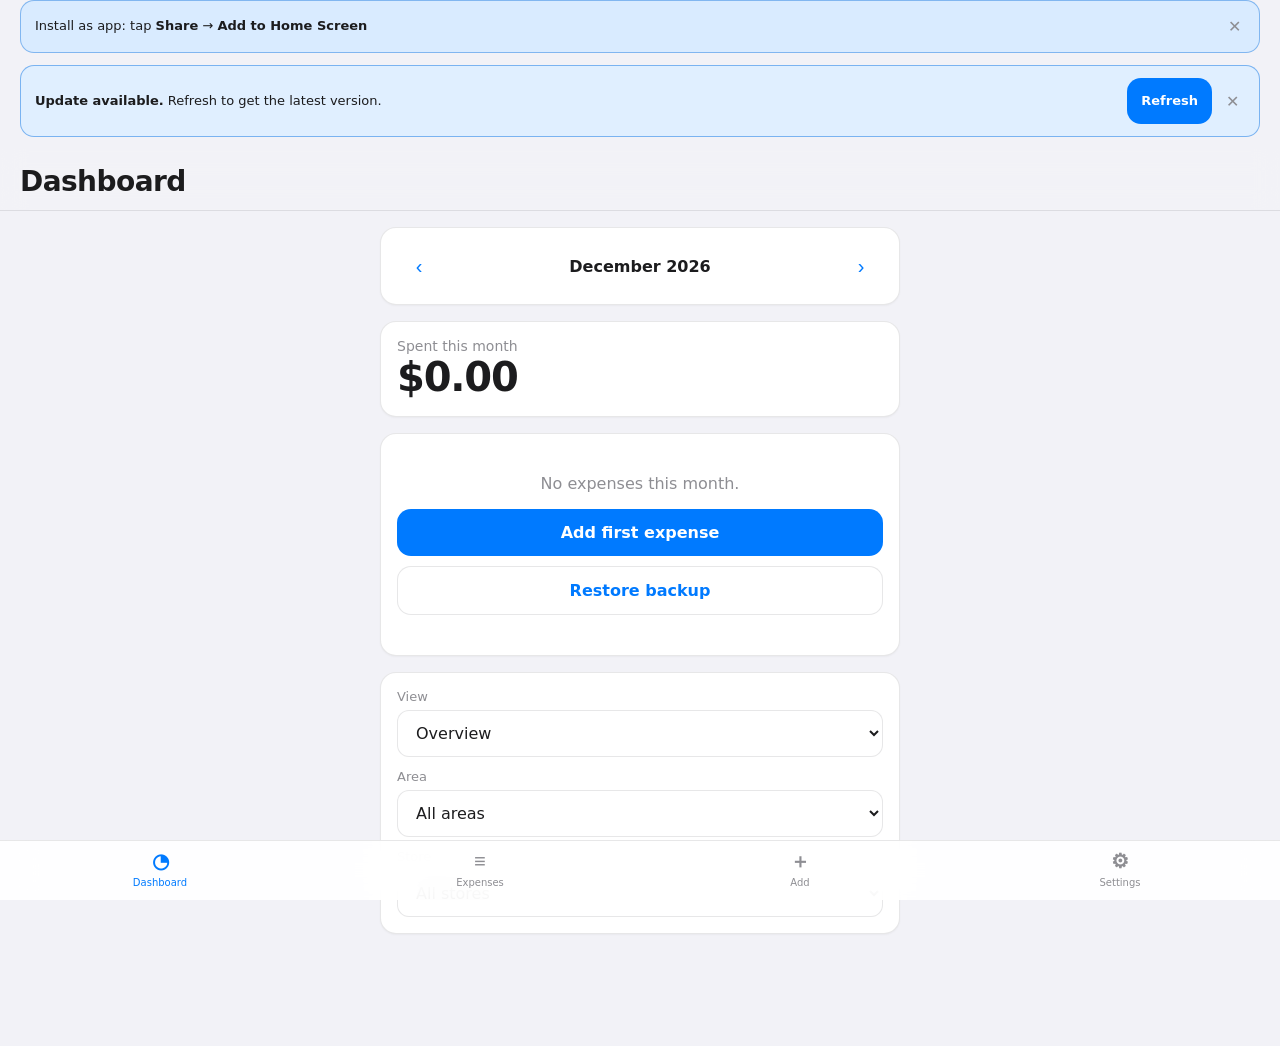
<file: docs/index.html>
<!DOCTYPE html>
<html lang="en">
<head>
  <meta charset="UTF-8" />
  <meta name="viewport" content="width=device-width, initial-scale=1, viewport-fit=cover" />
  <meta name="apple-mobile-web-app-capable" content="yes" />
  <meta name="apple-mobile-web-app-status-bar-style" content="black-translucent" />
  <meta name="apple-mobile-web-app-title" content="Expenses" />
  <meta name="theme-color" content="#007AFF" />
  <link rel="manifest" href="manifest.json" />
  <link rel="icon" href="icon.svg" type="image/svg+xml" />
  <link rel="apple-touch-icon" href="apple-touch-icon.png" />
  <link rel="stylesheet" href="styles.css" />
  <title>ExpenseTracker</title>
</head>
<body>
  <div id="install-banner" class="install-banner" hidden>
    <p>Install as app: tap <strong>Share</strong> → <strong>Add to Home Screen</strong></p>
    <button type="button" id="dismiss-install">✕</button>
  </div>

  <div id="update-banner" class="update-banner" hidden>
    <p><strong>Update available.</strong> Refresh to get the latest version.</p>
    <div class="update-banner-actions">
      <button type="button" class="btn compact-btn" id="apply-update">Refresh</button>
      <button type="button" class="dismiss-btn" id="dismiss-update" aria-label="Dismiss">✕</button>
    </div>
  </div>

  <header>
    <h1 id="page-title">Dashboard</h1>
  </header>

  <main>
    <section id="panel-dashboard" class="panel active">
      <div class="month-nav card">
        <button type="button" id="prev-month" aria-label="Previous month">‹</button>
        <span id="month-label"></span>
        <button type="button" id="next-month" aria-label="Next month">›</button>
      </div>

      <div class="card">
        <div class="muted">Spent this month</div>
        <div class="hero-amount" id="month-total">$0.00</div>
        <div id="budget-block" hidden>
          <div class="muted" id="budget-text"></div>
          <div class="progress" id="budget-progress"><div id="budget-bar"></div></div>
          <div class="budget-warn" id="budget-warn" hidden>Over budget</div>
        </div>
      </div>

      <div id="dashboard-empty" class="card empty" hidden>
        <p>No expenses this month.</p>
        <button type="button" class="btn" id="go-add" style="margin-top:16px">Add first expense</button>
        <button type="button" class="btn secondary" id="restore-from-empty" style="margin-top:10px">Restore backup</button>
      </div>

      <div class="card dash-filters" id="dash-filters" hidden>
        <div class="filter-row">
          <label for="dash-view">View</label>
          <select id="dash-view">
            <option value="overview">Overview</option>
            <option value="stores">By store</option>
            <option value="timeline">Timeline</option>
          </select>
        </div>
        <div class="filter-row">
          <label for="dash-place-filter">Area</label>
          <select id="dash-place-filter">
            <option value="">All areas</option>
          </select>
        </div>
        <div class="filter-row">
          <label for="dash-store-filter">Store</label>
          <select id="dash-store-filter">
            <option value="">All stores</option>
          </select>
        </div>
      </div>

      <div class="card" id="chart-card">
        <h2>By category</h2>
        <div id="category-chart"></div>
      </div>

      <div class="card" id="stores-card">
        <h2 id="stores-heading">Top stores</h2>
        <div id="store-chart"></div>
        <p class="muted stores-empty" id="stores-empty" hidden>No store names yet — pick a store when adding an expense.</p>
      </div>

      <div class="card" id="dash-expenses-card">
        <h2 id="dash-expenses-heading">This month</h2>
        <div id="dash-expenses-body"></div>
      </div>

      <div class="card" id="recent-card">
        <h2>Recent</h2>
        <ul class="list" id="recent-list"></ul>
      </div>
    </section>

    <section id="panel-expenses" class="panel">
      <input class="search" type="search" id="search" placeholder="Search store, comment, or category" />
      <div id="expense-list"></div>
    </section>

    <section id="panel-add" class="panel">
      <div class="card">
        <h2 id="add-title">Add Expense</h2>
        <label for="amount">Amount</label>
        <input class="amount-input" id="amount" type="number" inputmode="decimal" step="0.01" min="0" placeholder="0.00" />

        <label>Category</label>
        <div class="category-grid" id="category-grid"></div>

        <label for="date">Date</label>
        <input id="date" type="date" />

        <div class="place-row">
          <label for="place-label">Area (optional)</label>
          <div class="place-controls">
            <input id="place-label" type="text" placeholder="City, neighborhood" autocomplete="off" />
            <button type="button" class="btn secondary compact-btn" id="use-location">Use location</button>
          </div>
          <p class="muted place-status" id="place-status" hidden></p>
        </div>

        <label for="store-select">Store</label>
        <div class="store-field">
          <select id="store-select">
            <option value="">Choose or type new…</option>
          </select>
          <input id="note" type="text" placeholder="New store name" autocomplete="off" />
        </div>

        <label for="comment">Comment (optional)</label>
        <textarea id="comment" rows="2" placeholder="e.g. gift for Mom, work lunch, split with Alex"></textarea>

        <button type="button" class="btn" id="save-expense">Save</button>
      </div>
    </section>

    <section id="panel-settings" class="panel">
      <div class="card">
        <div class="settings-header">
          <h2>Settings</h2>
          <span class="beta-badge">Beta</span>
        </div>
        <p class="muted version-line">Version <span id="app-version"></span></p>

        <label for="currency">Currency</label>
        <select id="currency">
          <option value="USD">USD</option>
          <option value="EUR">EUR</option>
          <option value="GBP">GBP</option>
          <option value="INR">INR</option>
          <option value="JPY">JPY</option>
          <option value="CAD">CAD</option>
          <option value="AUD">AUD</option>
        </select>

        <label for="budget">Monthly budget (optional)</label>
        <input id="budget" type="number" inputmode="decimal" step="0.01" min="0" placeholder="e.g. 2000" />

        <h3 class="settings-subtitle">Backup & restore</h3>
        <p class="muted backup-hint">
          Data lives on this iPhone only. Removing the app or clearing Safari website data can delete it.
          Save a full backup to Files or iCloud before reinstalling.
        </p>
        <button type="button" class="btn" id="export-json">Save full backup</button>
        <button type="button" class="btn secondary" id="export-csv">Export CSV</button>
        <input type="file" id="import-json" accept=".json,application/json" hidden />
        <button type="button" class="btn secondary" id="import-json-btn">Restore from backup</button>
        <p class="muted" id="last-backup-label"></p>

        <a class="btn secondary feedback-link" id="feedback-link" href="#" target="_blank" rel="noopener">Send beta feedback</a>
      </div>

      <div class="card muted about-card">
        <strong>Reinstalling?</strong> Do not delete Safari website data. Use Settings → Save full backup first,
        then restore after install. Bank import coming in a later phase.
      </div>
    </section>
  </main>

  <nav>
    <button type="button" data-tab="dashboard" class="active"><span class="icon">◔</span>Dashboard</button>
    <button type="button" data-tab="expenses"><span class="icon">≡</span>Expenses</button>
    <button type="button" data-tab="add"><span class="icon">＋</span>Add</button>
    <button type="button" data-tab="settings"><span class="icon">⚙</span>Settings</button>
  </nav>

  <script src="app.js"></script>
</body>
</html>
</file>
<file: docs/styles.css>
:root {
  color-scheme: light dark;
  --bg: #f2f2f7;
  --card: #ffffff;
  --text: #1c1c1e;
  --muted: #8e8e93;
  --accent: #007aff;
  --danger: #ff3b30;
  --border: rgba(60, 60, 67, 0.12);
  --radius: 16px;
  --safe-bottom: env(safe-area-inset-bottom, 0px);
}

@media (prefers-color-scheme: dark) {
  :root {
    --bg: #000000;
    --card: #1c1c1e;
    --text: #f2f2f7;
    --muted: #8e8e93;
    --border: rgba(84, 84, 88, 0.45);
  }
}

* { box-sizing: border-box; margin: 0; padding: 0; }

body {
  font-family: -apple-system, BlinkMacSystemFont, "SF Pro Text", system-ui, sans-serif;
  background: var(--bg);
  color: var(--text);
  min-height: 100dvh;
  padding-top: env(safe-area-inset-top, 0px);
  padding-bottom: calc(72px + var(--safe-bottom));
  -webkit-tap-highlight-color: transparent;
  user-select: none;
  -webkit-user-select: none;
}

input, textarea, select, .row-note, .row-comment { user-select: text; -webkit-user-select: text; }

header {
  position: sticky;
  top: 0;
  z-index: 10;
  background: color-mix(in srgb, var(--bg) 85%, transparent);
  backdrop-filter: blur(12px);
  border-bottom: 1px solid var(--border);
  padding: 16px 20px 12px;
}

header h1 {
  font-size: 1.75rem;
  font-weight: 700;
  letter-spacing: -0.02em;
}

main { padding: 16px 20px 24px; max-width: 560px; margin: 0 auto; }

.panel { display: none; }
.panel.active { display: block; }

.card {
  background: var(--card);
  border: 1px solid var(--border);
  border-radius: var(--radius);
  padding: 16px;
  margin-bottom: 16px;
  box-shadow: 0 1px 2px rgba(0,0,0,0.04);
}

.card h2 { font-size: 1rem; margin-bottom: 12px; }

.hero-amount {
  font-size: 2.5rem;
  font-weight: 700;
  letter-spacing: -0.03em;
  font-variant-numeric: tabular-nums;
}

.muted { color: var(--muted); font-size: 0.875rem; }

.month-nav {
  display: flex;
  align-items: center;
  justify-content: space-between;
  margin-bottom: 16px;
}

.month-nav button {
  width: 44px;
  height: 44px;
  border: none;
  background: var(--card);
  border-radius: 12px;
  font-size: 1.25rem;
  color: var(--accent);
  cursor: pointer;
}

.month-nav span { font-weight: 600; }

.bar-row { margin-bottom: 10px; }
.bar-label {
  display: flex;
  justify-content: space-between;
  font-size: 0.8125rem;
  margin-bottom: 4px;
}
.bar-track {
  height: 8px;
  background: var(--border);
  border-radius: 999px;
  overflow: hidden;
}
.bar-fill {
  height: 100%;
  background: var(--accent);
  border-radius: 999px;
}

.store-fill {
  background: color-mix(in srgb, var(--accent) 85%, #5856d6);
}

.dash-filters {
  display: grid;
  gap: 12px;
}

.filter-row {
  display: grid;
  gap: 6px;
}

.filter-row label {
  font-size: 0.8125rem;
  color: var(--muted);
  margin: 0;
}

.filter-row select {
  margin-bottom: 0;
}

.place-row { margin-bottom: 16px; }

.place-controls {
  display: grid;
  grid-template-columns: 1fr auto;
  gap: 8px;
  align-items: center;
}

.place-controls input { margin-bottom: 0; }

.place-status {
  font-size: 0.8125rem;
  margin-top: 8px;
}

.store-field {
  display: grid;
  gap: 8px;
  margin-bottom: 16px;
}

.store-field select,
.store-field input {
  margin-bottom: 0;
}

.compact-btn {
  padding: 10px 12px;
  width: auto;
  font-size: 0.8125rem;
  white-space: nowrap;
}

.dash-group-list { padding: 0 4px; }

.place-accordion,
.store-accordion {
  border: 1px solid var(--border);
  border-radius: 12px;
  margin-bottom: 10px;
  overflow: hidden;
  background: color-mix(in srgb, var(--card) 95%, var(--bg));
}

.place-summary,
.store-summary {
  display: flex;
  justify-content: space-between;
  align-items: center;
  gap: 12px;
  padding: 12px 14px;
  font-weight: 600;
  cursor: pointer;
  list-style: none;
}

.store-accordion { margin: 8px; }

.store-summary {
  font-weight: 500;
  font-size: 0.9375rem;
}

.store-bar-btn {
  width: 100%;
  border: none;
  background: transparent;
  text-align: left;
  padding: 0;
  cursor: pointer;
}

.row-place {
  font-size: 0.75rem;
  color: var(--accent);
  margin-top: 2px;
}

.row-comment {
  font-size: 0.8125rem;
  color: var(--muted);
  margin-top: 4px;
  line-height: 1.35;
  display: -webkit-box;
  -webkit-line-clamp: 2;
  -webkit-box-orient: vertical;
  overflow: hidden;
}

#comment {
  margin-bottom: 16px;
  min-height: 72px;
  resize: vertical;
}

.stores-empty {
  font-size: 0.8125rem;
  text-align: center;
  padding: 8px 0 4px;
}

.store-name {
  font-weight: 600;
  overflow: hidden;
  text-overflow: ellipsis;
  white-space: nowrap;
  max-width: 58vw;
}

.store-meta {
  font-size: 0.8125rem;
  color: var(--muted);
  white-space: nowrap;
}

.list { list-style: none; }
.list li {
  display: flex;
  align-items: center;
  gap: 12px;
  padding: 12px 0;
  border-bottom: 1px solid var(--border);
}
.list li:last-child { border-bottom: none; }

.cat-icon {
  width: 36px;
  height: 36px;
  border-radius: 10px;
  display: grid;
  place-items: center;
  font-size: 1rem;
  flex-shrink: 0;
}

.row-main { flex: 1; min-width: 0; }
.row-title { font-weight: 600; font-size: 0.9375rem; }
.row-note { color: var(--muted); font-size: 0.8125rem; white-space: nowrap; overflow: hidden; text-overflow: ellipsis; }
.row-amount { font-weight: 600; font-variant-numeric: tabular-nums; }

.section-title {
  font-size: 0.8125rem;
  font-weight: 600;
  color: var(--muted);
  text-transform: uppercase;
  letter-spacing: 0.04em;
  margin: 20px 0 8px;
}

.empty {
  text-align: center;
  padding: 40px 16px;
  color: var(--muted);
}

label {
  display: block;
  font-size: 0.8125rem;
  color: var(--muted);
  margin-bottom: 6px;
}

input, select, textarea {
  width: 100%;
  font: inherit;
  padding: 12px 14px;
  border-radius: 12px;
  border: 1px solid var(--border);
  background: var(--card);
  color: var(--text);
  margin-bottom: 16px;
}

.amount-input {
  font-size: 2.5rem;
  font-weight: 700;
  letter-spacing: -0.03em;
  border: none;
  background: transparent;
  padding: 8px 0;
  margin-bottom: 8px;
}

.category-grid {
  display: grid;
  grid-template-columns: repeat(4, 1fr);
  gap: 8px;
  margin-bottom: 16px;
}

.cat-btn {
  border: 2px solid transparent;
  background: var(--card);
  border-radius: 12px;
  padding: 10px 4px;
  cursor: pointer;
  color: var(--text);
  font-size: 0.6875rem;
}
.cat-btn.selected { border-color: var(--accent); }
.cat-btn .emoji { display: block; font-size: 1.25rem; margin-bottom: 4px; }

.btn {
  display: inline-flex;
  align-items: center;
  justify-content: center;
  width: 100%;
  padding: 14px;
  border: none;
  border-radius: 14px;
  font: inherit;
  font-weight: 600;
  cursor: pointer;
  background: var(--accent);
  color: white;
}

.btn.secondary {
  background: var(--card);
  color: var(--accent);
  border: 1px solid var(--border);
}

.progress {
  height: 6px;
  background: var(--border);
  border-radius: 999px;
  overflow: hidden;
  margin-top: 8px;
}
.progress > div {
  height: 100%;
  background: var(--accent);
  border-radius: 999px;
}
.progress.over > div { background: var(--danger); }

nav {
  position: fixed;
  left: 0;
  right: 0;
  bottom: 0;
  display: grid;
  grid-template-columns: repeat(4, 1fr);
  background: color-mix(in srgb, var(--card) 92%, transparent);
  backdrop-filter: blur(16px);
  border-top: 1px solid var(--border);
  padding: 8px 0 calc(8px + var(--safe-bottom));
}

nav button {
  border: none;
  background: none;
  color: var(--muted);
  font: inherit;
  font-size: 0.625rem;
  display: flex;
  flex-direction: column;
  align-items: center;
  gap: 4px;
  cursor: pointer;
  padding: 4px;
}
nav button .icon {
  font-size: 1.25rem;
  font-weight: 600;
  line-height: 1;
  font-family: -apple-system-ui-monospaced, ui-monospace, monospace;
}
nav button.active { color: var(--accent); }

.search { margin-bottom: 12px; }

.delete-btn {
  background: none;
  border: none;
  color: var(--danger);
  font-size: 1.125rem;
  cursor: pointer;
  padding: 4px 8px;
}

.budget-warn {
  color: var(--danger);
  font-size: 0.8125rem;
  font-weight: 600;
  margin-top: 8px;
}

.install-banner {
  display: flex;
  align-items: center;
  gap: 12px;
  margin: 0 20px 12px;
  padding: 12px 14px;
  background: color-mix(in srgb, var(--accent) 15%, var(--card));
  border: 1px solid color-mix(in srgb, var(--accent) 35%, var(--border));
  border-radius: 14px;
  font-size: 0.8125rem;
  line-height: 1.4;
}
.install-banner p { flex: 1; }
.install-banner button {
  border: none;
  background: none;
  color: var(--muted);
  font-size: 1rem;
  cursor: pointer;
  padding: 4px;
}

.update-banner {
  display: flex;
  align-items: center;
  gap: 12px;
  margin: 0 20px 12px;
  padding: 12px 14px;
  background: color-mix(in srgb, var(--accent) 12%, var(--card));
  border: 1px solid color-mix(in srgb, var(--accent) 40%, var(--border));
  border-radius: 14px;
  font-size: 0.8125rem;
  line-height: 1.4;
  position: sticky;
  top: 0;
  z-index: 20;
}

.update-banner p {
  flex: 1;
}

.update-banner-actions {
  display: flex;
  align-items: center;
  gap: 8px;
  flex-shrink: 0;
}

.update-banner .dismiss-btn {
  border: none;
  background: none;
  color: var(--muted);
  font-size: 1rem;
  cursor: pointer;
  padding: 4px 6px;
}

.update-banner .btn,
.update-banner .dismiss-btn {
  touch-action: manipulation;
  -webkit-touch-callout: none;
}

.update-banner .btn:disabled {
  opacity: 0.7;
}

.settings-header {
  display: flex;
  align-items: center;
  gap: 10px;
  margin-bottom: 4px;
}
.settings-header h2 { margin: 0; }

.beta-badge {
  font-size: 0.6875rem;
  font-weight: 700;
  text-transform: uppercase;
  letter-spacing: 0.06em;
  padding: 4px 8px;
  border-radius: 999px;
  background: color-mix(in srgb, var(--accent) 18%, var(--card));
  color: var(--accent);
}

.version-line { margin-bottom: 16px; }

.feedback-link {
  display: inline-flex;
  margin-top: 10px;
  text-decoration: none;
  text-align: center;
}

.about-card {
  font-size: 0.8125rem;
  line-height: 1.5;
}

.settings-subtitle {
  font-size: 1rem;
  margin: 20px 0 8px;
}

.backup-hint {
  font-size: 0.8125rem;
  line-height: 1.45;
  margin-bottom: 12px;
}

#last-backup-label {
  margin-top: 10px;
  font-size: 0.75rem;
}
</file>
